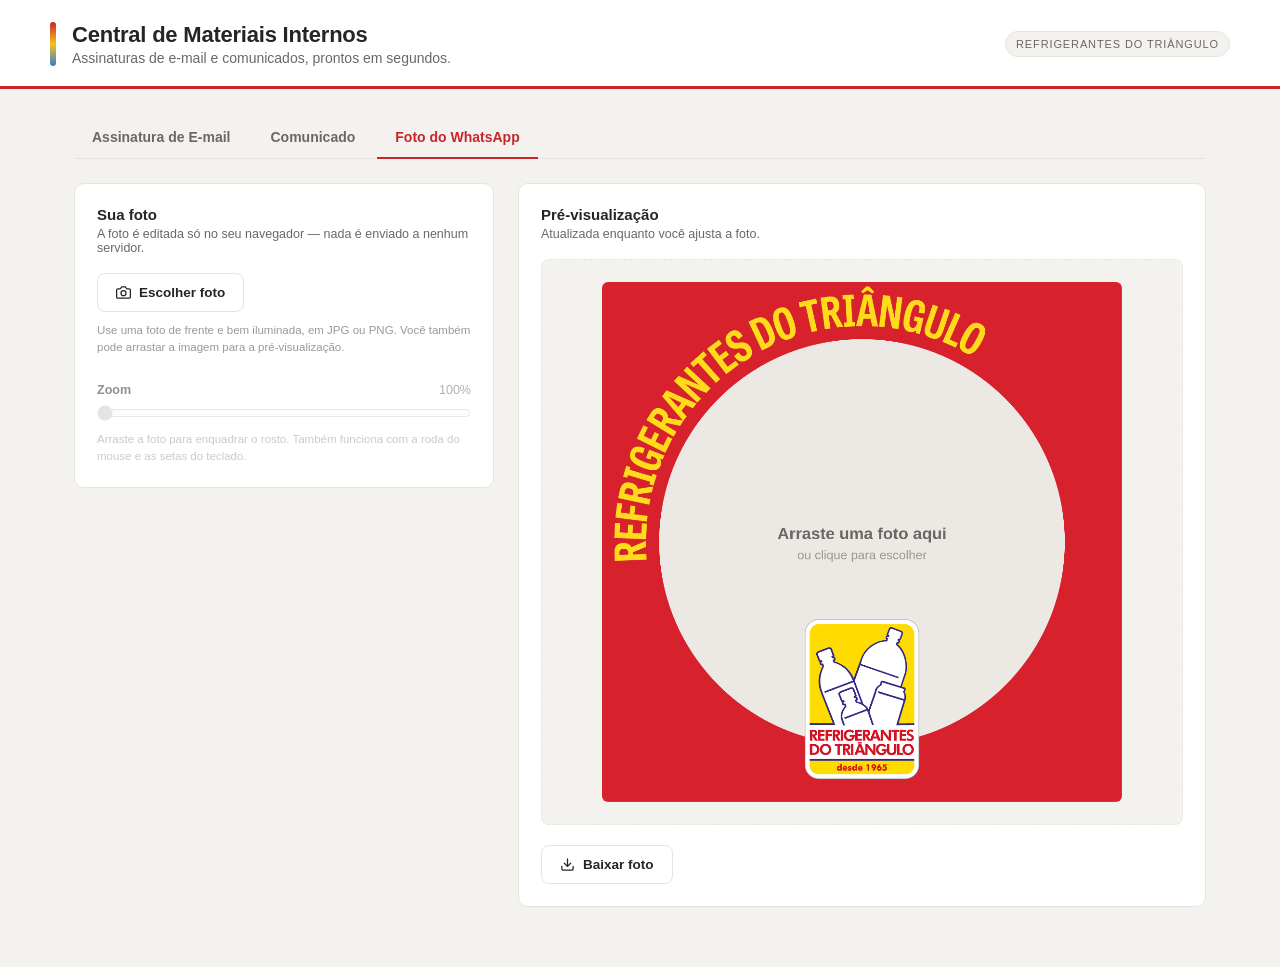
<file: projeto/foto-whatsapp.html>
<!DOCTYPE html>
<html lang="pt-BR">
<head>
<meta charset="UTF-8">
<meta name="viewport" content="width=device-width, initial-scale=1.0">
<title>Foto do WhatsApp — Refrigerantes do Triângulo</title>
<link rel="stylesheet" href="css/base.css">
<link rel="stylesheet" href="css/foto-whatsapp.css">
</head>
<body>

  <!-- ============ Header component ============ -->
  <header class="app-header">
    <div class="app-header__inner">
      <div class="app-header__mark" aria-hidden="true"></div>
      <div>
        <h1>Central de Materiais Internos</h1>
        <p>Assinaturas de e-mail e comunicados, prontos em segundos.</p>
      </div>
      <span class="app-header__badge">Refrigerantes do Triângulo</span>
    </div>
  </header>

  <main>
    <!-- ============ Navegação entre telas ============ -->
    <nav class="tabs" aria-label="Telas">
      <a class="tab-link" href="index.html">Assinatura de E-mail</a>
      <a class="tab-link" href="comunicado.html">Comunicado</a>
      <a class="tab-link active" href="foto-whatsapp.html" aria-current="page">Foto do WhatsApp</a>
    </nav>

    <div class="tab-grid">
    <!-- ============ FotoForm component ============ -->
    <section class="panel" aria-labelledby="foto-form-title">
      <h2 id="foto-form-title">Sua foto</h2>
      <p class="panel__hint">A foto é editada só no seu navegador — nada é enviado a nenhum servidor.</p>

      <input type="file" id="input-foto" accept="image/*" hidden>
      <div class="foto-buttons">
        <button type="button" class="btn btn-secondary" id="btn-escolher">
          <svg viewBox="0 0 24 24" fill="none" stroke="currentColor" stroke-width="2" stroke-linecap="round" stroke-linejoin="round"><path d="M23 19a2 2 0 0 1-2 2H3a2 2 0 0 1-2-2V8a2 2 0 0 1 2-2h4l2-3h6l2 3h4a2 2 0 0 1 2 2z"></path><circle cx="12" cy="13" r="4"></circle></svg>
          <span id="btn-escolher-text">Escolher foto</span>
        </button>
        <button type="button" class="btn btn-secondary" id="btn-remover" hidden>Remover foto</button>
      </div>
      <p class="foto-hint">Use uma foto de frente e bem iluminada, em JPG ou PNG. Você também pode arrastar a imagem para a pré-visualização.</p>

      <div class="zoom is-disabled" id="zoom-wrap">
        <label class="zoom__label" for="input-zoom">
          <span>Zoom</span>
          <span class="zoom__value" id="zoom-value">100%</span>
        </label>
        <input type="range" id="input-zoom" min="100" max="400" step="1" value="100" disabled>
        <p class="foto-hint">Arraste a foto para enquadrar o rosto. Também funciona com a roda do mouse e as setas do teclado.</p>
      </div>
    </section>

    <!-- ============ FotoPreview component ============ -->
    <section class="panel" aria-labelledby="foto-preview-title">
      <h2 id="foto-preview-title">Pré-visualização</h2>
      <p class="panel__hint">Atualizada enquanto você ajusta a foto.</p>

      <div class="preview-shell preview-shell--foto" id="foto-shell">
        <canvas id="foto-canvas" tabindex="0" role="button" aria-label="Escolher uma foto"></canvas>
      </div>

      <div class="actions">
        <button type="button" class="btn btn-secondary" id="btn-baixar-foto">
          <svg viewBox="0 0 24 24" fill="none" stroke="currentColor" stroke-width="2" stroke-linecap="round" stroke-linejoin="round"><path d="M21 15v4a2 2 0 0 1-2 2H5a2 2 0 0 1-2-2v-4"></path><polyline points="7 10 12 15 17 10"></polyline><line x1="12" y1="15" x2="12" y2="3"></line></svg>
          Baixar foto
        </button>
      </div>

    </section>
    </div>
  </main>

  <div class="toast" id="toast" role="status" aria-live="polite">
    <svg viewBox="0 0 24 24" fill="none" stroke="currentColor" stroke-width="2" stroke-linecap="round" stroke-linejoin="round"><polyline points="20 6 9 17 4 12"></polyline></svg>
    <span id="toast-text">Assinatura copiada com sucesso!</span>
  </div>

  <script src="js/assets.js"></script>
  <script src="js/shared.js"></script>
  <script src="js/foto-whatsapp.js"></script>
</body>
</html>
</file>
<file: projeto/css/base.css>
/* ============================================================
   base.css — estilos compartilhados por todas as telas
   (variáveis, reset, header, abas, painéis, formulário,
   botões, toast, moldura do preview)
   ============================================================ */

:root{
  --red: #C8262B;
  --red-dark: #A31E22;
  --red-soft: #D8474C;
  --gray-900: #262524;
  --gray-600: #6b6764;
  --gray-400: #9c9894;
  --gray-200: #e7e4e0;
  --gray-100: #f4f2ef;
  --paper: #ffffff;
  --blue-accent: #2f7fd1;
  --yellow-accent: #f0c419;
  --font-ui: -apple-system, BlinkMacSystemFont, "Segoe UI", Roboto, Helvetica, Arial, sans-serif;
  --font-sig: Arial, Helvetica, sans-serif;
  --radius: 10px;
}

*{ box-sizing: border-box; }

html,body{ margin:0; padding:0; }

body{
  font-family: var(--font-ui);
  background: var(--gray-100);
  color: var(--gray-900);
  min-height:100vh;
}

/* ---------- Header ---------- */
.app-header{
  background: var(--paper);
  border-bottom: 3px solid var(--red);
  padding: 22px 24px 20px;
}

.app-header__inner{
  max-width: 1180px;
  margin: 0 auto;
  display:flex;
  align-items:center;
  gap:16px;
  flex-wrap:wrap;
}

.app-header__mark{
  width:6px;
  align-self:stretch;
  background: linear-gradient(var(--red), var(--yellow-accent), var(--blue-accent));
  border-radius:4px;
  min-height:44px;
}

.app-header h1{
  font-size: 22px;
  margin: 0 0 2px;
  letter-spacing:-0.01em;
  color: var(--gray-900);
}

.app-header p{
  margin:0;
  color: var(--gray-600);
  font-size: 14px;
}

.app-header__badge{
  margin-left:auto;
  font-size:11px;
  text-transform:uppercase;
  letter-spacing:.08em;
  color: var(--gray-600);
  background: var(--gray-100);
  border: 1px solid var(--gray-200);
  padding:6px 10px;
  border-radius:999px;
  white-space:nowrap;
}

/* ---------- Layout ---------- */
main{
  max-width: 1180px;
  margin: 0 auto;
  padding: 28px 24px 60px;
}

.tab-grid{
  display:grid;
  grid-template-columns: minmax(280px, 420px) 1fr;
  gap: 24px;
  align-items:start;
}

.tab-grid > *{
  /* Without this, a wide fixed-width child anywhere inside a grid
     item (e.g. the 1100px comunicado preview) leaks into this item's
     min-content size and blows up its track — the classic CSS Grid
     "content overflow" gotcha. min-width:0 makes the 1fr track
     actually respect the fraction instead of growing to fit content. */
  min-width: 0;
}

@media (max-width: 860px){
  .tab-grid{ grid-template-columns: 1fr; gap:20px; }
  main{ padding: 20px 16px 48px; }
}

/* ---------- Tabs (links de navegação entre as telas) ---------- */
.tabs{
  display:flex;
  gap:4px;
  border-bottom: 1px solid var(--gray-200);
  margin-bottom: 24px;
}

.tab-link{
  display:block;
  text-decoration:none;
  font-family: var(--font-ui);
  font-size: 14px;
  font-weight:600;
  color: var(--gray-600);
  padding: 12px 18px;
  border-bottom: 2px solid transparent;
  margin-bottom: -1px;
  transition: color .15s ease, border-color .15s ease;
}
.tab-link:hover{ color: var(--gray-900); }
.tab-link.active{
  color: var(--red);
  border-bottom-color: var(--red);
}

.panel{
  background: var(--paper);
  border: 1px solid var(--gray-200);
  border-radius: var(--radius);
  padding: 22px;
}

.panel h2{
  font-size: 15px;
  margin: 0 0 4px;
  color: var(--gray-900);
}

.panel__hint{
  font-size: 12.5px;
  color: var(--gray-600);
  margin: 0 0 18px;
}

/* ---------- Form ---------- */
.field{ margin-bottom: 16px; }

.field label{
  display:block;
  font-size: 12.5px;
  font-weight: 600;
  color: var(--gray-900);
  margin-bottom: 6px;
}

.field label .req{ color: var(--red); font-weight:700; }

.field input{
  width:100%;
  padding: 10px 12px;
  border: 1px solid var(--gray-200);
  border-radius: 8px;
  font-size: 14px;
  font-family: var(--font-ui);
  color: var(--gray-900);
  background: var(--gray-100);
  transition: border-color .15s, background .15s;
}

.field input:focus{
  outline:none;
  border-color: var(--red-soft);
  background: var(--paper);
}

.field input.invalid{
  border-color: var(--red);
  background: #fdf2f2;
}

.field__error{
  font-size: 11.5px;
  color: var(--red);
  margin-top: 5px;
  min-height: 14px;
  display:none;
}

.field__error.show{ display:block; }

/* ---------- Preview ---------- */
.preview-shell{
  background: var(--gray-100);
  border: 1px dashed var(--gray-200);
  border-radius: 8px;
  padding: 28px 22px;
  display:flex;
  justify-content:center;
  overflow-x:auto;
}

.actions{
  display:flex;
  gap:10px;
  flex-wrap:wrap;
  margin-top: 20px;
}

.btn{
  appearance:none;
  border:none;
  cursor:pointer;
  font-family: var(--font-ui);
  font-size: 13.5px;
  font-weight: 600;
  padding: 11px 18px;
  border-radius: 8px;
  display:inline-flex;
  align-items:center;
  gap:8px;
  transition: transform .08s ease, box-shadow .15s ease, opacity .15s ease;
}

.btn:active{ transform: translateY(1px); }

.btn:disabled{ opacity:.45; cursor:not-allowed; }

.btn-primary{
  background: var(--red);
  color:#fff;
  box-shadow: 0 1px 2px rgba(200,38,43,.25);
}

.btn-primary:hover:not(:disabled){ background: var(--red-dark); }

.btn-secondary{
  background: var(--paper);
  color: var(--gray-900);
  border: 1px solid var(--gray-200);
}

.btn-secondary:hover:not(:disabled){ border-color: var(--gray-400); }

.btn svg{ width:15px; height:15px; flex:none; }

.toast{
  position: fixed;
  left: 50%;
  bottom: 26px;
  transform: translateX(-50%) translateY(12px);
  background: var(--gray-900);
  color:#fff;
  padding: 12px 18px;
  border-radius: 8px;
  font-size: 13.5px;
  display:flex;
  align-items:center;
  gap:8px;
  opacity:0;
  pointer-events:none;
  transition: opacity .2s ease, transform .2s ease;
  z-index: 50;
}

.toast.show{
  opacity:1;
  transform: translateX(-50%) translateY(0);
}

.toast.error{ background: var(--red-dark); }

.toast svg{ width:16px; height:16px; flex:none; }

.footnote{
  font-size:11.5px;
  color: var(--gray-400);
  margin-top:14px;
  line-height:1.5;
}
</file>
<file: projeto/css/foto-whatsapp.css>
/* ============================================================
   foto-whatsapp.css — somente a tela "Foto do WhatsApp"
   ============================================================ */

/* O .btn define display e vence o atributo hidden; aqui ele volta a valer */
[hidden]{ display:none !important; }

.foto-buttons{
  display:flex;
  gap:10px;
  flex-wrap:wrap;
}

.foto-hint{
  font-size: 11.5px;
  color: var(--gray-400);
  margin: 10px 0 0;
  line-height:1.5;
}

/* ---------- Zoom ---------- */
.zoom{ margin-top: 26px; }
.zoom.is-disabled{ opacity:.5; }

.zoom__label{
  display:flex;
  justify-content:space-between;
  font-size: 12.5px;
  font-weight: 600;
  color: var(--gray-900);
  margin-bottom: 8px;
}
.zoom__value{
  font-weight: 400;
  color: var(--gray-600);
  font-variant-numeric: tabular-nums;
}
.zoom input[type="range"]{
  display:block;
  width:100%;
  margin:0;
  accent-color: var(--red);
}

/* ---------- Preview ---------- */
.preview-shell--foto{ padding: 22px; }
.preview-shell--foto.is-dragover{
  border-color: var(--red);
  background: #fdf2f2;
}

#foto-canvas{
  display:block;
  width:100%;
  max-width: 520px;
  height:auto;
  aspect-ratio: 1 / 1;
  background:#ffffff;
  border-radius: 6px;
  cursor:pointer;
}
#foto-canvas.has-photo{
  cursor:grab;
  touch-action:none; /* no celular, arrastar move a foto em vez de rolar a página */
}
#foto-canvas.has-photo.dragging{ cursor:grabbing; }
#foto-canvas:focus-visible{
  outline: 2px solid var(--red-soft);
  outline-offset: 3px;
}
</file>
